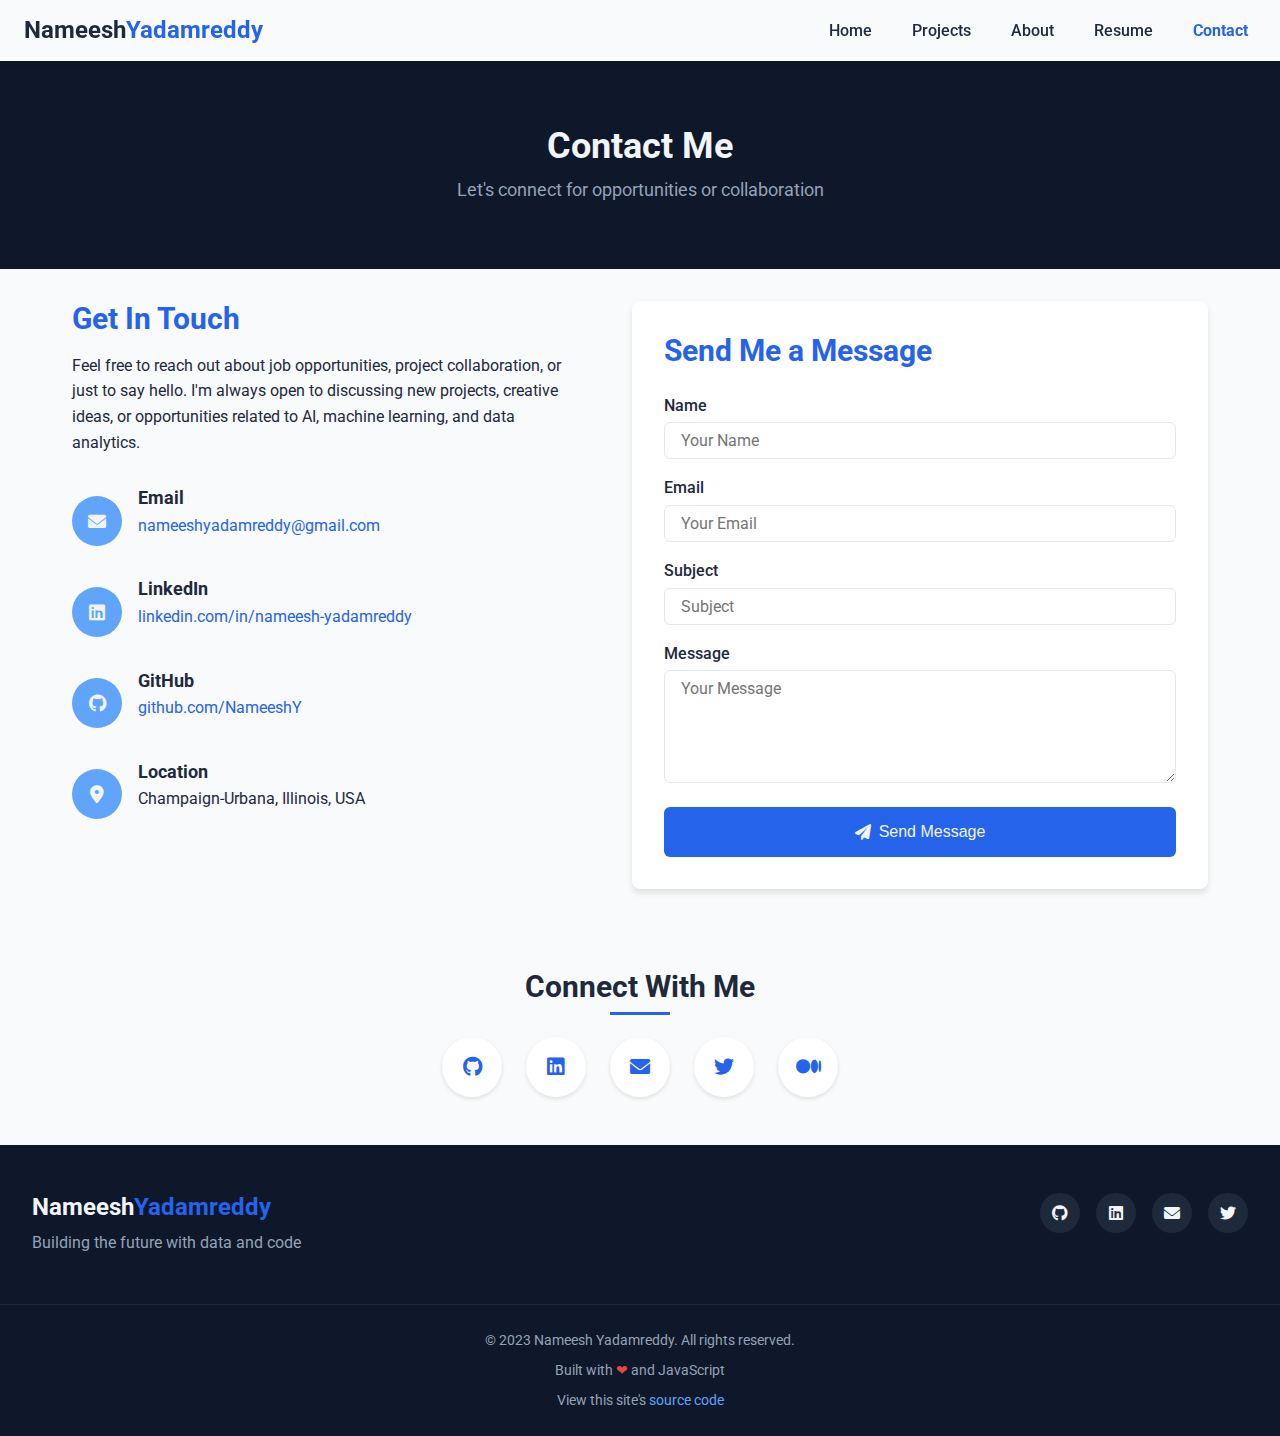
<file: pages/contact.html>
<!DOCTYPE html>
<html lang="en">
<head>
    <meta charset="UTF-8">
    <meta name="viewport" content="width=device-width, initial-scale=1.0">
    <title>Contact | Nameesh Yadamreddy</title>
    <link rel="stylesheet" href="https://cdnjs.cloudflare.com/ajax/libs/font-awesome/6.0.0-beta3/css/all.min.css">
    <link href="https://fonts.googleapis.com/css2?family=Roboto:wght@300;400;500;700&display=swap" rel="stylesheet">
    <link rel="stylesheet" href="../css/style.css">
    <link rel="stylesheet" href="../css/responsive.css">
</head>
<body>
    <header>
        <div class="logo">
            <h1>Nameesh<span class="highlight">Yadamreddy</span></h1>
        </div>
        <nav id="desktop-nav">
            <ul>
                <li><a href="../index.html">Home</a></li>
                <li><a href="projects.html">Projects</a></li>
                <li><a href="about.html">About</a></li>
                <li><a href="resume.html">Resume</a></li>
                <li><a href="contact.html" class="active">Contact</a></li>
            </ul>
        </nav>
        <div class="hamburger" id="hamburger">
            <div class="bar"></div>
            <div class="bar"></div>
            <div class="bar"></div>
        </div>
        <nav id="mobile-nav">
            <ul>
                <li><a href="../index.html">Home</a></li>
                <li><a href="projects.html">Projects</a></li>
                <li><a href="about.html">About</a></li>
                <li><a href="resume.html">Resume</a></li>
                <li><a href="contact.html" class="active">Contact</a></li>
            </ul>
        </nav>
    </header>

    <main>
        <section class="page-header">
            <h1>Contact Me</h1>
            <p>Let's connect for opportunities or collaboration</p>
        </section>

        <section class="contact-container">
            <div class="contact-info">
                <div class="contact-intro">
                    <h2>Get In Touch</h2>
                    <p>Feel free to reach out about job opportunities, project collaboration, or just to say hello. I'm always open to discussing new projects, creative ideas, or opportunities related to AI, machine learning, and data analytics.</p>
                </div>
                <div class="contact-methods">
                    <div class="contact-method">
                        <div class="contact-icon">
                            <i class="fas fa-envelope"></i>
                        </div>
                        <div class="contact-details">
                            <h3>Email</h3>
                            <p><a href="mailto:nameeshyadamreddy@gmail.com">nameeshyadamreddy@gmail.com</a></p>
                        </div>
                    </div>
                    <div class="contact-method">
                        <div class="contact-icon">
                            <i class="fab fa-linkedin"></i>
                        </div>
                        <div class="contact-details">
                            <h3>LinkedIn</h3>
                            <p><a href="https://linkedin.com/in/nameesh-yadamreddy" target="_blank">linkedin.com/in/nameesh-yadamreddy</a></p>
                        </div>
                    </div>
                    <div class="contact-method">
                        <div class="contact-icon">
                            <i class="fab fa-github"></i>
                        </div>
                        <div class="contact-details">
                            <h3>GitHub</h3>
                            <p><a href="https://github.com/NameeshY" target="_blank">github.com/NameeshY</a></p>
                        </div>
                    </div>
                    <div class="contact-method">
                        <div class="contact-icon">
                            <i class="fas fa-map-marker-alt"></i>
                        </div>
                        <div class="contact-details">
                            <h3>Location</h3>
                            <p>Champaign-Urbana, Illinois, USA</p>
                        </div>
                    </div>
                </div>
            </div>

            <div class="contact-form-container">
                <h2>Send Me a Message</h2>
                <form id="contact-form" class="contact-form">
                    <div class="form-group">
                        <label for="name">Name</label>
                        <input type="text" id="name" name="name" placeholder="Your Name" required>
                    </div>
                    <div class="form-group">
                        <label for="email">Email</label>
                        <input type="email" id="email" name="email" placeholder="Your Email" required>
                    </div>
                    <div class="form-group">
                        <label for="subject">Subject</label>
                        <input type="text" id="subject" name="subject" placeholder="Subject" required>
                    </div>
                    <div class="form-group">
                        <label for="message">Message</label>
                        <textarea id="message" name="message" rows="5" placeholder="Your Message" required></textarea>
                    </div>
                    <button type="submit" class="btn primary-btn submit-btn">
                        <i class="fas fa-paper-plane"></i> Send Message
                    </button>
                </form>
                <div id="form-status" class="form-status hidden">
                    <div class="success-message">
                        <i class="fas fa-check-circle"></i>
                        <p>Thank you! Your message has been sent successfully.</p>
                    </div>
                    <div class="error-message">
                        <i class="fas fa-exclamation-circle"></i>
                        <p>Oops! Something went wrong. Please try again later.</p>
                    </div>
                </div>
            </div>
        </section>

        <section class="social-media-section">
            <h2>Connect With Me</h2>
            <div class="social-media-icons">
                <a href="https://github.com/NameeshY" target="_blank" class="social-icon">
                    <i class="fab fa-github"></i>
                </a>
                <a href="https://linkedin.com/in/nameesh-yadamreddy" target="_blank" class="social-icon">
                    <i class="fab fa-linkedin"></i>
                </a>
                <a href="mailto:nameeshyadamreddy@gmail.com" class="social-icon">
                    <i class="fas fa-envelope"></i>
                </a>
                <a href="https://twitter.com/nameeshyadamreddy" target="_blank" class="social-icon">
                    <i class="fab fa-twitter"></i>
                </a>
                <a href="https://medium.com/@nameeshyadamreddy" target="_blank" class="social-icon">
                    <i class="fab fa-medium"></i>
                </a>
            </div>
        </section>
    </main>

    <footer>
        <div class="footer-content">
            <div class="footer-left">
                <h3>Nameesh<span class="highlight">Yadamreddy</span></h3>
                <p>Building the future with data and code</p>
            </div>
            <div class="footer-right">
                <div class="social-links">
                    <a href="https://github.com/NameeshY" aria-label="GitHub"><i class="fab fa-github"></i></a>
                    <a href="https://linkedin.com/in/nameesh-yadamreddy" aria-label="LinkedIn"><i class="fab fa-linkedin"></i></a>
                    <a href="mailto:nameeshyadamreddy@gmail.com" aria-label="Email"><i class="fas fa-envelope"></i></a>
                    <a href="https://twitter.com/nameeshyadamreddy" aria-label="Twitter"><i class="fab fa-twitter"></i></a>
                </div>
            </div>
        </div>
        <div class="footer-bottom">
            <p>&copy; 2023 Nameesh Yadamreddy. All rights reserved.</p>
            <p>Built with <span class="heart">❤</span> and JavaScript</p>
            <p>View this site's <a href="https://github.com/NameeshY/portfolio-website" target="_blank">source code</a></p>
        </div>
    </footer>

    <script src="../js/main.js"></script>
    <script src="../js/contact.js"></script>
</body>
</html>
</file>
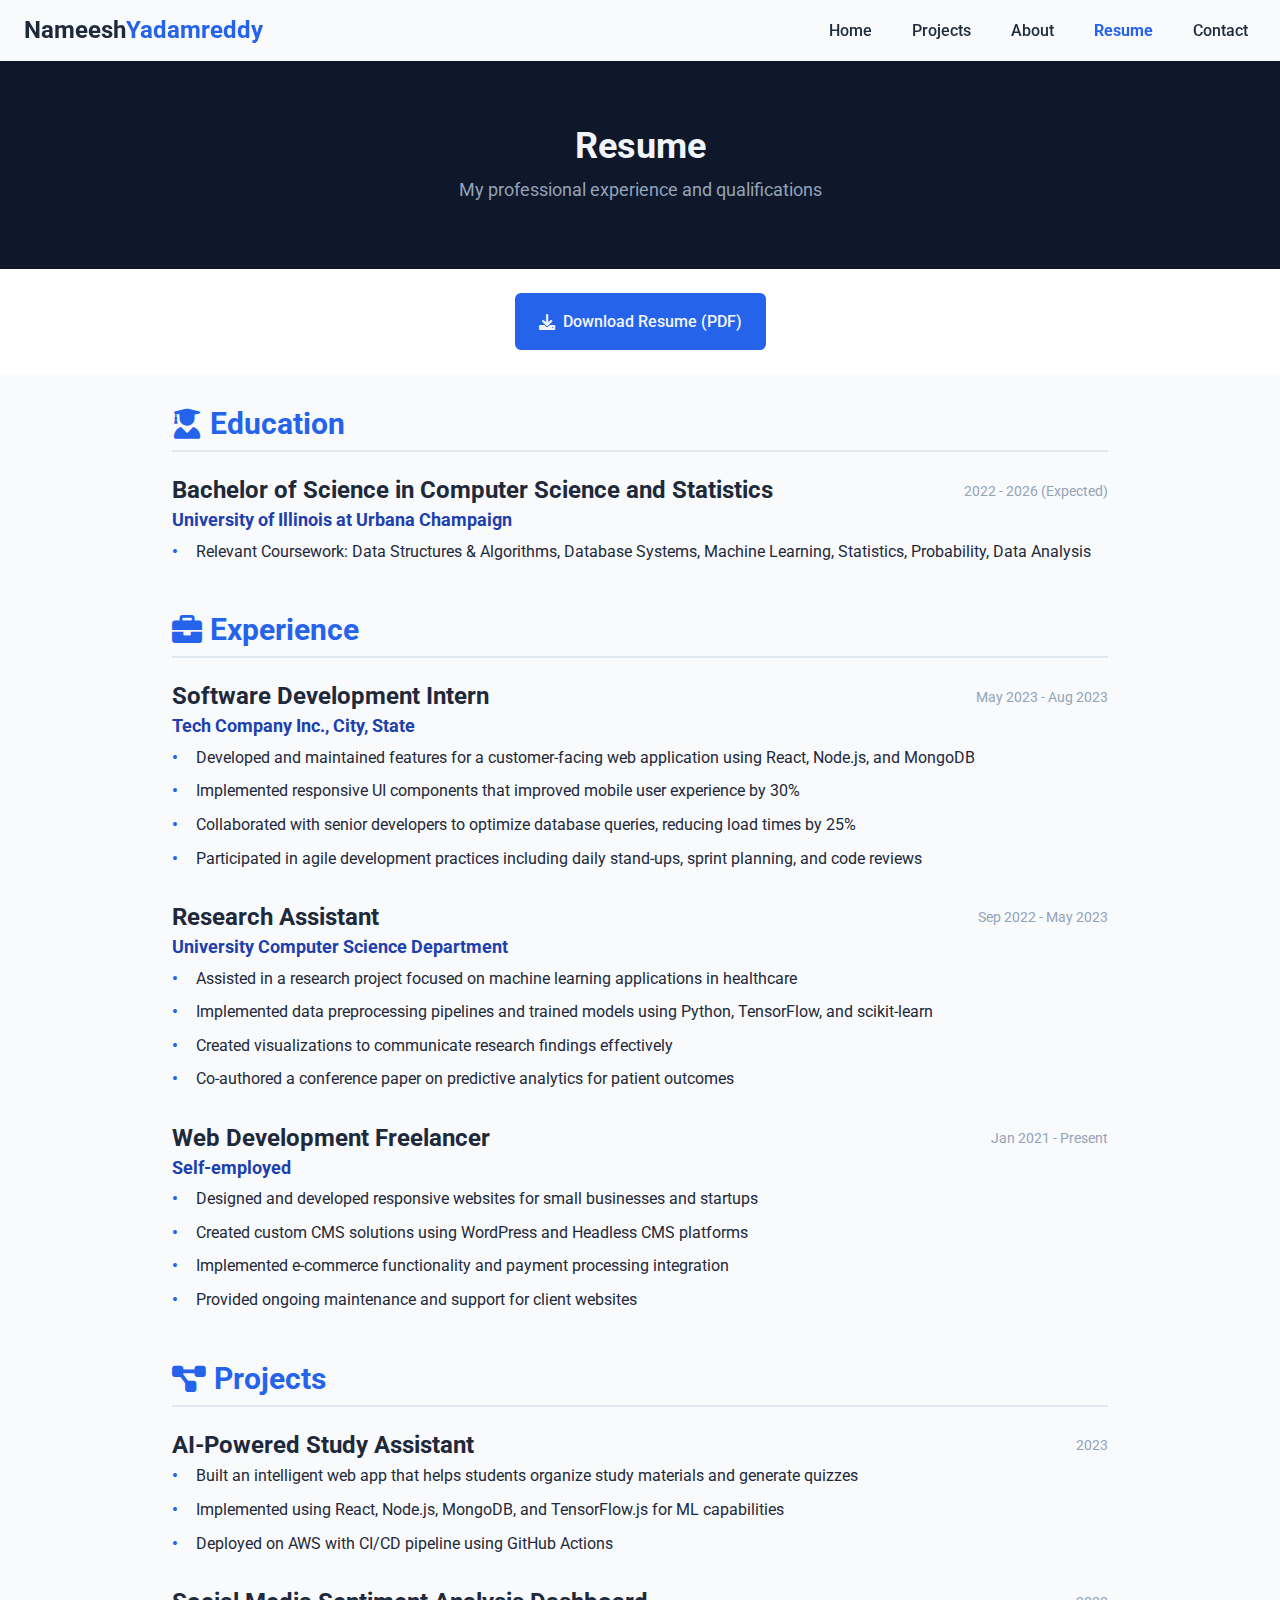
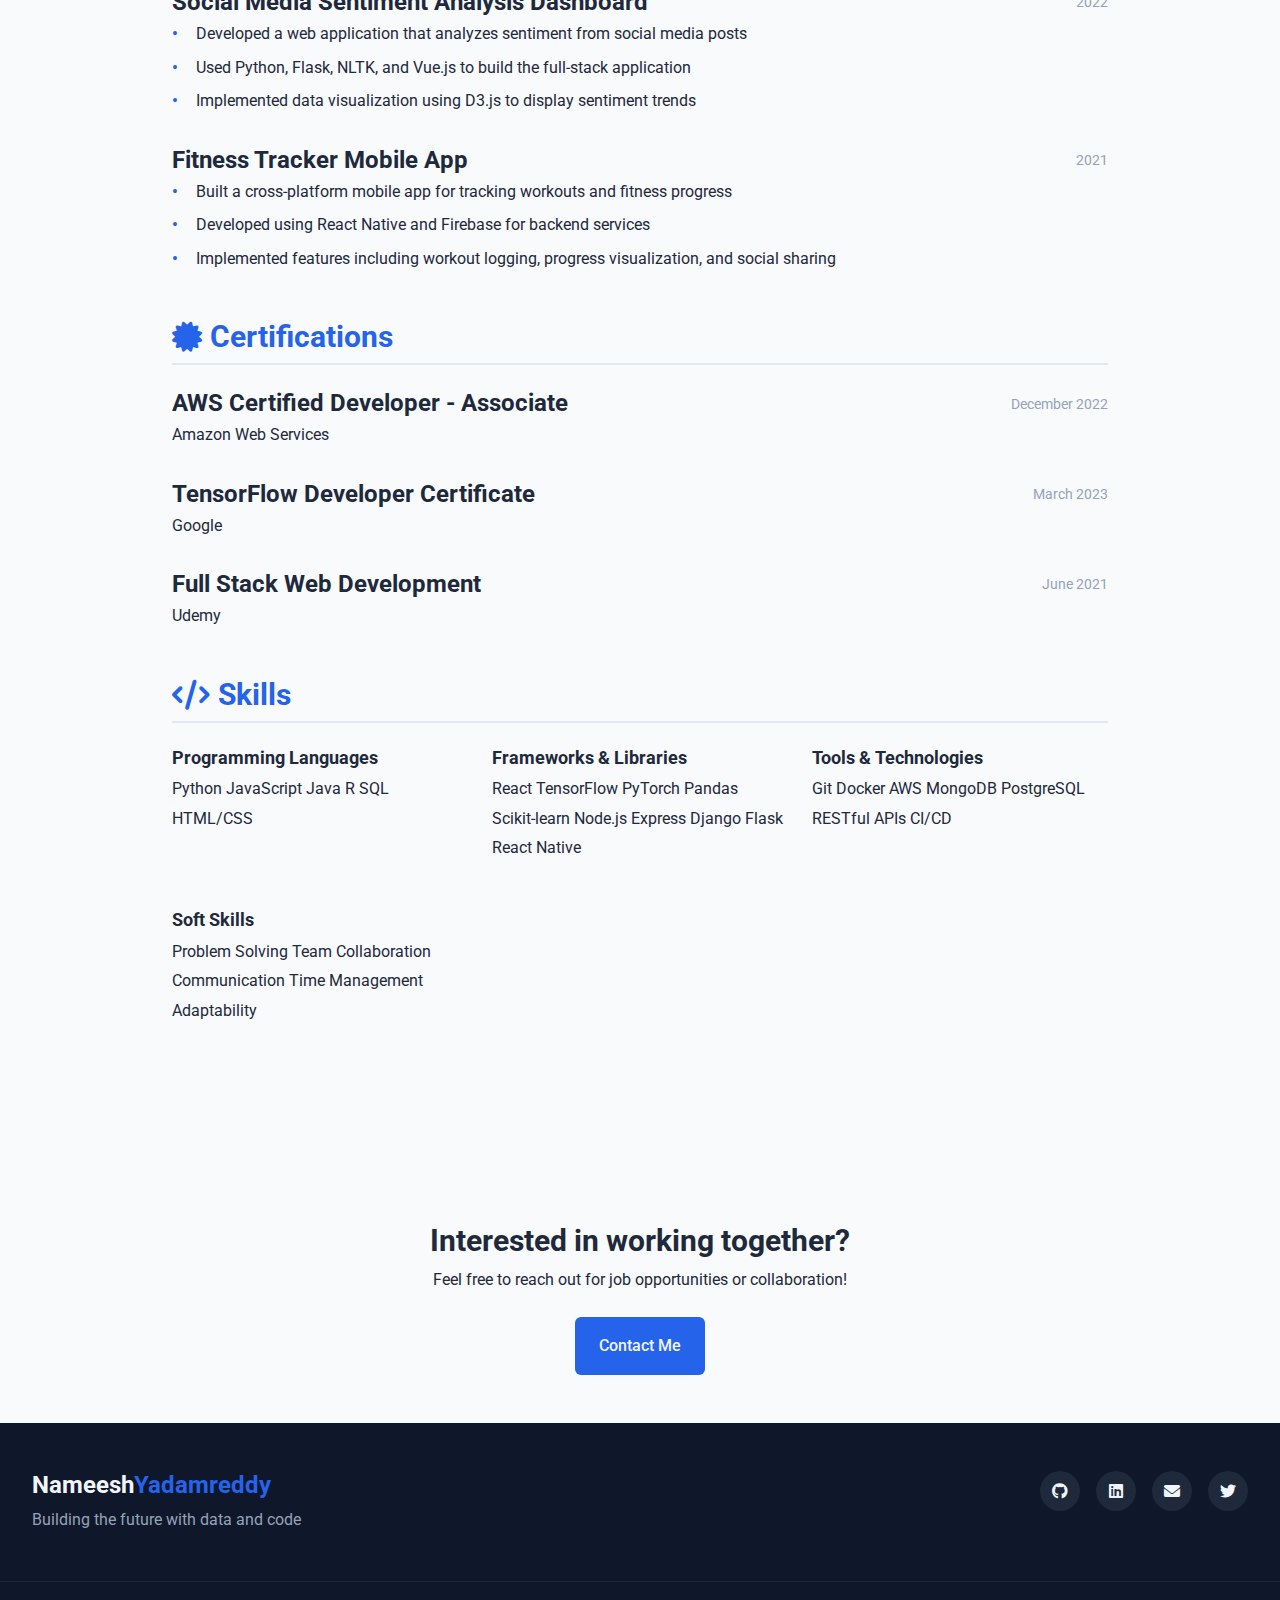
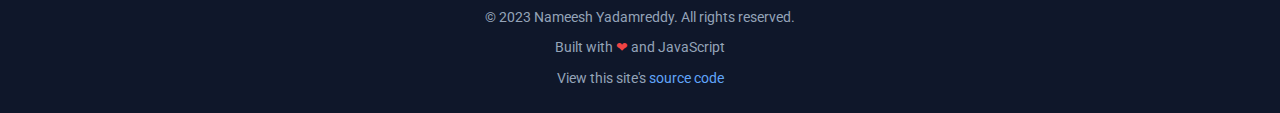
<file: pages/resume.html>
<!DOCTYPE html>
<html lang="en">
<head>
    <meta charset="UTF-8">
    <meta name="viewport" content="width=device-width, initial-scale=1.0">
    <title>Resume | Nameesh Yadamreddy</title>
    <link rel="stylesheet" href="https://cdnjs.cloudflare.com/ajax/libs/font-awesome/6.0.0-beta3/css/all.min.css">
    <link href="https://fonts.googleapis.com/css2?family=Roboto:wght@300;400;500;700&display=swap" rel="stylesheet">
    <link rel="stylesheet" href="../css/style.css">
    <link rel="stylesheet" href="../css/responsive.css">
</head>
<body>
    <header>
        <div class="logo">
            <h1>Nameesh<span class="highlight">Yadamreddy</span></h1>
        </div>
        <nav id="desktop-nav">
            <ul>
                <li><a href="../index.html">Home</a></li>
                <li><a href="projects.html">Projects</a></li>
                <li><a href="about.html">About</a></li>
                <li><a href="resume.html" class="active">Resume</a></li>
                <li><a href="contact.html">Contact</a></li>
            </ul>
        </nav>
        <div class="hamburger" id="hamburger">
            <div class="bar"></div>
            <div class="bar"></div>
            <div class="bar"></div>
        </div>
        <nav id="mobile-nav">
            <ul>
                <li><a href="../index.html">Home</a></li>
                <li><a href="projects.html">Projects</a></li>
                <li><a href="about.html">About</a></li>
                <li><a href="resume.html" class="active">Resume</a></li>
                <li><a href="contact.html">Contact</a></li>
            </ul>
        </nav>
    </header>

    <main>
        <section class="page-header">
            <h1>Resume</h1>
            <p>My professional experience and qualifications</p>
        </section>

        <section class="resume-actions">
            <a href="../assets/docs/resume.pdf" download class="btn primary-btn download-btn">
                <i class="fas fa-download"></i> Download Resume (PDF)
            </a>
        </section>

        <section class="resume-container">
            <div class="resume-section">
                <h2><i class="fas fa-user-graduate"></i> Education</h2>
                <div class="resume-item">
                    <div class="resume-item-header">
                        <h3>Bachelor of Science in Computer Science and Statistics</h3>
                        <span class="resume-date">2022 - 2026 (Expected)</span>
                    </div>
                    <h4>University of Illinois at Urbana Champaign</h4>
                    <ul class="resume-details">
                        <li>Relevant Coursework: Data Structures & Algorithms, Database Systems, Machine Learning, Statistics, Probability, Data Analysis</li>
                    </ul>
                </div>
            </div>

            <div class="resume-section">
                <h2><i class="fas fa-briefcase"></i> Experience</h2>
                <div class="resume-item">
                    <div class="resume-item-header">
                        <h3>Software Development Intern</h3>
                        <span class="resume-date">May 2023 - Aug 2023</span>
                    </div>
                    <h4>Tech Company Inc., City, State</h4>
                    <ul class="resume-details">
                        <li>Developed and maintained features for a customer-facing web application using React, Node.js, and MongoDB</li>
                        <li>Implemented responsive UI components that improved mobile user experience by 30%</li>
                        <li>Collaborated with senior developers to optimize database queries, reducing load times by 25%</li>
                        <li>Participated in agile development practices including daily stand-ups, sprint planning, and code reviews</li>
                    </ul>
                </div>

                <div class="resume-item">
                    <div class="resume-item-header">
                        <h3>Research Assistant</h3>
                        <span class="resume-date">Sep 2022 - May 2023</span>
                    </div>
                    <h4>University Computer Science Department</h4>
                    <ul class="resume-details">
                        <li>Assisted in a research project focused on machine learning applications in healthcare</li>
                        <li>Implemented data preprocessing pipelines and trained models using Python, TensorFlow, and scikit-learn</li>
                        <li>Created visualizations to communicate research findings effectively</li>
                        <li>Co-authored a conference paper on predictive analytics for patient outcomes</li>
                    </ul>
                </div>

                <div class="resume-item">
                    <div class="resume-item-header">
                        <h3>Web Development Freelancer</h3>
                        <span class="resume-date">Jan 2021 - Present</span>
                    </div>
                    <h4>Self-employed</h4>
                    <ul class="resume-details">
                        <li>Designed and developed responsive websites for small businesses and startups</li>
                        <li>Created custom CMS solutions using WordPress and Headless CMS platforms</li>
                        <li>Implemented e-commerce functionality and payment processing integration</li>
                        <li>Provided ongoing maintenance and support for client websites</li>
                    </ul>
                </div>
            </div>

            <div class="resume-section">
                <h2><i class="fas fa-project-diagram"></i> Projects</h2>
                <div class="resume-item">
                    <div class="resume-item-header">
                        <h3>AI-Powered Study Assistant</h3>
                        <span class="resume-date">2023</span>
                    </div>
                    <ul class="resume-details">
                        <li>Built an intelligent web app that helps students organize study materials and generate quizzes</li>
                        <li>Implemented using React, Node.js, MongoDB, and TensorFlow.js for ML capabilities</li>
                        <li>Deployed on AWS with CI/CD pipeline using GitHub Actions</li>
                    </ul>
                </div>

                <div class="resume-item">
                    <div class="resume-item-header">
                        <h3>Social Media Sentiment Analysis Dashboard</h3>
                        <span class="resume-date">2022</span>
                    </div>
                    <ul class="resume-details">
                        <li>Developed a web application that analyzes sentiment from social media posts</li>
                        <li>Used Python, Flask, NLTK, and Vue.js to build the full-stack application</li>
                        <li>Implemented data visualization using D3.js to display sentiment trends</li>
                    </ul>
                </div>

                <div class="resume-item">
                    <div class="resume-item-header">
                        <h3>Fitness Tracker Mobile App</h3>
                        <span class="resume-date">2021</span>
                    </div>
                    <ul class="resume-details">
                        <li>Built a cross-platform mobile app for tracking workouts and fitness progress</li>
                        <li>Developed using React Native and Firebase for backend services</li>
                        <li>Implemented features including workout logging, progress visualization, and social sharing</li>
                    </ul>
                </div>
            </div>

            <div class="resume-section">
                <h2><i class="fas fa-certificate"></i> Certifications</h2>
                <div class="resume-item">
                    <div class="resume-item-header">
                        <h3>AWS Certified Developer - Associate</h3>
                        <span class="resume-date">December 2022</span>
                    </div>
                    <p>Amazon Web Services</p>
                </div>
                <div class="resume-item">
                    <div class="resume-item-header">
                        <h3>TensorFlow Developer Certificate</h3>
                        <span class="resume-date">March 2023</span>
                    </div>
                    <p>Google</p>
                </div>
                <div class="resume-item">
                    <div class="resume-item-header">
                        <h3>Full Stack Web Development</h3>
                        <span class="resume-date">June 2021</span>
                    </div>
                    <p>Udemy</p>
                </div>
            </div>

            <div class="resume-section">
                <h2><i class="fas fa-code"></i> Skills</h2>
                <div class="resume-skills">
                    <div class="resume-skill-category">
                        <h3>Programming Languages</h3>
                        <div class="skill-tags">
                            <span class="skill-tag">Python</span>
                            <span class="skill-tag">JavaScript</span>
                            <span class="skill-tag">Java</span>
                            <span class="skill-tag">R</span>
                            <span class="skill-tag">SQL</span>
                            <span class="skill-tag">HTML/CSS</span>
                        </div>
                    </div>
                    <div class="resume-skill-category">
                        <h3>Frameworks & Libraries</h3>
                        <div class="skill-tags">
                            <span class="skill-tag">React</span>
                            <span class="skill-tag">TensorFlow</span>
                            <span class="skill-tag">PyTorch</span>
                            <span class="skill-tag">Pandas</span>
                            <span class="skill-tag">Scikit-learn</span>
                            <span class="skill-tag">Node.js</span>
                            <span class="skill-tag">Express</span>
                            <span class="skill-tag">Django</span>
                            <span class="skill-tag">Flask</span>
                            <span class="skill-tag">React Native</span>
                        </div>
                    </div>
                    <div class="resume-skill-category">
                        <h3>Tools & Technologies</h3>
                        <div class="skill-tags">
                            <span class="skill-tag">Git</span>
                            <span class="skill-tag">Docker</span>
                            <span class="skill-tag">AWS</span>
                            <span class="skill-tag">MongoDB</span>
                            <span class="skill-tag">PostgreSQL</span>
                            <span class="skill-tag">RESTful APIs</span>
                            <span class="skill-tag">CI/CD</span>
                        </div>
                    </div>
                    <div class="resume-skill-category">
                        <h3>Soft Skills</h3>
                        <div class="skill-tags">
                            <span class="skill-tag">Problem Solving</span>
                            <span class="skill-tag">Team Collaboration</span>
                            <span class="skill-tag">Communication</span>
                            <span class="skill-tag">Time Management</span>
                            <span class="skill-tag">Adaptability</span>
                        </div>
                    </div>
                </div>
            </div>
        </section>

        <section class="call-to-action">
            <h2>Interested in working together?</h2>
            <p>Feel free to reach out for job opportunities or collaboration!</p>
            <a href="contact.html" class="btn primary-btn">Contact Me</a>
        </section>
    </main>

    <footer>
        <div class="footer-content">
            <div class="footer-left">
                <h3>Nameesh<span class="highlight">Yadamreddy</span></h3>
                <p>Building the future with data and code</p>
            </div>
            <div class="footer-right">
                <div class="social-links">
                    <a href="https://github.com/NameeshY" aria-label="GitHub"><i class="fab fa-github"></i></a>
                    <a href="https://linkedin.com/in/nameesh-yadamreddy" aria-label="LinkedIn"><i class="fab fa-linkedin"></i></a>
                    <a href="mailto:nameeshyadamreddy@gmail.com" aria-label="Email"><i class="fas fa-envelope"></i></a>
                    <a href="https://twitter.com/nameeshyadamreddy" aria-label="Twitter"><i class="fab fa-twitter"></i></a>
                </div>
            </div>
        </div>
        <div class="footer-bottom">
            <p>&copy; 2023 Nameesh Yadamreddy. All rights reserved.</p>
            <p>Built with <span class="heart">❤</span> and JavaScript</p>
            <p>View this site's <a href="https://github.com/NameeshY/portfolio-website" target="_blank">source code</a></p>
        </div>
    </footer>

    <script src="../js/main.js"></script>
</body>
</html>
</file>
<file: css/style.css>
/* 
 * CS Student Portfolio - Main Stylesheet
 * Modern, clean design with a tech-inspired color scheme
 */

/* ===== Variables ===== */
:root {
    /* Color Scheme */
    --primary-color: #2563eb; /* Strong blue */
    --primary-light: #60a5fa; /* Lighter blue */
    --primary-dark: #1e40af; /* Darker blue */
    --secondary-color: #10b981; /* Green */
    --dark-bg: #0f172a; /* Very dark blue/almost black for dark mode */
    --dark-surface: #1e293b; /* Slightly lighter than bg for cards */
    --light-bg: #f8fafc; /* Very light blue/gray */
    --light-surface: #ffffff; /* White */
    --text-dark: #1e293b; /* Dark blue/gray */
    --text-light: #f1f5f9; /* Very light blue/gray */
    --text-muted: #94a3b8; /* Muted blue/gray */
    --border-color: #e2e8f0; /* Light gray */
    --shadow-color: rgba(0, 0, 0, 0.1);
    --error-color: #ef4444; /* Red */
    --success-color: #22c55e; /* Green */
    
    /* Typography */
    --font-family: 'Roboto', -apple-system, BlinkMacSystemFont, 'Segoe UI', Oxygen, Ubuntu, Cantarell, 'Open Sans', sans-serif;
    --font-size-base: 16px;
    --font-size-sm: 0.875rem;
    --font-size-md: 1rem;
    --font-size-lg: 1.125rem;
    --font-size-xl: 1.25rem;
    --font-size-2xl: 1.5rem;
    --font-size-3xl: 1.875rem;
    --font-size-4xl: 2.25rem;
    --font-weight-light: 300;
    --font-weight-normal: 400;
    --font-weight-medium: 500;
    --font-weight-bold: 700;
    
    /* Spacing */
    --spacing-xs: 0.25rem;
    --spacing-sm: 0.5rem;
    --spacing-md: 1rem;
    --spacing-lg: 1.5rem;
    --spacing-xl: 2rem;
    --spacing-2xl: 3rem;
    --spacing-3xl: 4rem;
    
    /* Border Radius */
    --border-radius-sm: 0.25rem;
    --border-radius-md: 0.375rem;
    --border-radius-lg: 0.5rem;
    --border-radius-xl: 0.75rem;
    --border-radius-full: 9999px;
    
    /* Transitions */
    --transition-fast: 150ms ease;
    --transition-normal: 300ms ease;
    --transition-slow: 500ms ease;
    
    /* Z-index */
    --z-header: 100;
    --z-modal: 200;
}

/* ===== Base Styles ===== */
* {
    margin: 0;
    padding: 0;
    box-sizing: border-box;
}

html {
    font-size: var(--font-size-base);
    scroll-behavior: smooth;
}

body {
    font-family: var(--font-family);
    line-height: 1.6;
    color: var(--text-dark);
    background-color: var(--light-bg);
    overflow-x: hidden;
}

a {
    text-decoration: none;
    color: var(--primary-color);
    transition: color var(--transition-fast);
}

a:hover {
    color: var(--primary-dark);
}

ul {
    list-style: none;
}

img {
    max-width: 100%;
    height: auto;
    display: block;
}

h1, h2, h3, h4, h5, h6 {
    margin-bottom: var(--spacing-md);
    font-weight: var(--font-weight-bold);
    line-height: 1.2;
}

h1 {
    font-size: var(--font-size-4xl);
}

h2 {
    font-size: var(--font-size-3xl);
}

h3 {
    font-size: var(--font-size-2xl);
}

h4 {
    font-size: var(--font-size-xl);
}

p {
    margin-bottom: var(--spacing-md);
}

section {
    padding: var(--spacing-2xl) 0;
}

.highlight {
    color: var(--primary-color);
}

.name-highlight {
    color: var(--secondary-color);
    font-weight: var(--font-weight-bold);
}

.btn {
    display: inline-flex;
    align-items: center;
    justify-content: center;
    padding: var(--spacing-md) var(--spacing-lg);
    border-radius: var(--border-radius-md);
    font-weight: var(--font-weight-medium);
    text-align: center;
    cursor: pointer;
    transition: all var(--transition-fast);
    border: none;
    outline: none;
    font-size: var(--font-size-md);
}

.primary-btn {
    background-color: var(--primary-color);
    color: var(--text-light);
}

.primary-btn:hover {
    background-color: var(--primary-dark);
    color: var(--text-light);
    transform: translateY(-2px);
    box-shadow: 0 4px 6px var(--shadow-color);
}

.secondary-btn {
    background-color: transparent;
    color: var(--primary-color);
    border: 2px solid var(--primary-color);
}

.secondary-btn:hover {
    background-color: var(--primary-color);
    color: var(--text-light);
    transform: translateY(-2px);
    box-shadow: 0 4px 6px var(--shadow-color);
}

.small-btn {
    padding: var(--spacing-sm) var(--spacing-md);
    font-size: var(--font-size-sm);
}

.container {
    width: 90%;
    max-width: 1200px;
    margin: 0 auto;
    padding: 0 var(--spacing-md);
}

.heart {
    color: var(--error-color);
}

.hidden {
    display: none;
}

/* ===== Header & Navigation ===== */
header {
    position: sticky;
    top: 0;
    z-index: var(--z-header);
    background-color: var(--light-bg);
    box-shadow: 0 2px 10px rgba(0, 0, 0, 0.05);
    padding: var(--spacing-md) var(--spacing-lg);
    display: flex;
    align-items: center;
    justify-content: space-between;
}

.logo h1 {
    font-size: var(--font-size-2xl);
    margin-bottom: 0;
}

#desktop-nav ul {
    display: flex;
    gap: var(--spacing-lg);
}

#desktop-nav a {
    color: var(--text-dark);
    font-weight: var(--font-weight-medium);
    padding: var(--spacing-xs) var(--spacing-sm);
    border-radius: var(--border-radius-sm);
    transition: all var(--transition-fast);
}

#desktop-nav a:hover {
    color: var(--primary-color);
}

#desktop-nav a.active {
    color: var(--primary-color);
    font-weight: var(--font-weight-bold);
}

.hamburger {
    display: none;
    cursor: pointer;
    flex-direction: column;
    justify-content: space-between;
    width: 30px;
    height: 21px;
}

.bar {
    height: 3px;
    width: 100%;
    background-color: var(--text-dark);
    border-radius: var(--border-radius-full);
    transition: all var(--transition-fast);
}

#mobile-nav {
    display: none;
    position: absolute;
    top: 100%;
    left: 0;
    right: 0;
    background-color: var(--light-bg);
    box-shadow: 0 4px 6px var(--shadow-color);
    padding: var(--spacing-md);
    transition: transform var(--transition-normal);
    transform: translateY(-100%);
}

#mobile-nav.active {
    transform: translateY(0);
}

#mobile-nav ul {
    display: flex;
    flex-direction: column;
    gap: var(--spacing-md);
}

#mobile-nav a {
    display: block;
    padding: var(--spacing-sm);
    color: var(--text-dark);
    font-weight: var(--font-weight-medium);
    border-radius: var(--border-radius-sm);
    transition: all var(--transition-fast);
}

#mobile-nav a:hover {
    color: var(--primary-color);
    background-color: var(--border-color);
}

#mobile-nav a.active {
    color: var(--primary-color);
    font-weight: var(--font-weight-bold);
}

/* ===== Footer ===== */
footer {
    background-color: var(--dark-bg);
    color: var(--text-light);
    padding: var(--spacing-2xl) 0 var(--spacing-md);
}

.footer-content {
    display: flex;
    justify-content: space-between;
    align-items: flex-start;
    padding: 0 var(--spacing-xl);
    margin-bottom: var(--spacing-xl);
}

.footer-left h3 {
    font-size: var(--font-size-2xl);
    margin-bottom: var(--spacing-sm);
}

.footer-left p {
    color: var(--text-muted);
}

.social-links {
    display: flex;
    gap: var(--spacing-md);
}

.social-links a {
    display: inline-flex;
    align-items: center;
    justify-content: center;
    width: 40px;
    height: 40px;
    border-radius: var(--border-radius-full);
    color: var(--text-light);
    background-color: var(--dark-surface);
    transition: all var(--transition-fast);
}

.social-links a:hover {
    transform: translateY(-3px);
    background-color: var(--primary-color);
    color: var(--text-light);
}

.footer-bottom {
    text-align: center;
    padding-top: var(--spacing-lg);
    border-top: 1px solid var(--dark-surface);
    font-size: var(--font-size-sm);
    color: var(--text-muted);
}

.footer-bottom p {
    margin-bottom: var(--spacing-sm);
}

.footer-bottom a {
    color: var(--primary-light);
}

.footer-bottom a:hover {
    color: var(--text-light);
}

/* ===== Home Page ===== */
.hero {
    padding: var(--spacing-3xl) 0;
    background-color: var(--light-bg);
}

.hero-content {
    display: flex;
    align-items: center;
    justify-content: space-between;
    max-width: 1200px;
    margin: 0 auto;
    padding: 0 var(--spacing-xl);
    gap: var(--spacing-2xl);
}

.hero-text {
    flex: 1;
}

.hero-text h1 {
    font-size: var(--font-size-4xl);
    margin-bottom: var(--spacing-sm);
}

.hero-text h2 {
    font-size: var(--font-size-xl);
    font-weight: var(--font-weight-normal);
    color: var(--text-muted);
    margin-bottom: var(--spacing-md);
}

.tagline {
    font-size: var(--font-size-lg);
    font-weight: var(--font-weight-medium);
    margin-bottom: var(--spacing-lg);
}

.hero-buttons {
    display: flex;
    gap: var(--spacing-md);
}

.hero-image {
    flex: 1;
    display: flex;
    justify-content: center;
}

.profile-img-container {
    width: 300px;
    height: 300px;
    border-radius: var(--border-radius-full);
    overflow: hidden;
    box-shadow: 0 10px 25px rgba(0, 0, 0, 0.1);
    border: 5px solid var(--light-surface);
}

.profile-img {
    width: 100%;
    height: 100%;
    object-fit: cover;
}

.featured-project {
    padding: var(--spacing-2xl) var(--spacing-xl);
    background-color: var(--light-surface);
}

.featured-project h2 {
    text-align: center;
    margin-bottom: var(--spacing-xl);
    position: relative;
}

.featured-project h2:after {
    content: '';
    position: absolute;
    bottom: -10px;
    left: 50%;
    transform: translateX(-50%);
    width: 60px;
    height: 3px;
    background-color: var(--primary-color);
}

.project-card {
    display: flex;
    background-color: var(--light-surface);
    border-radius: var(--border-radius-lg);
    overflow: hidden;
    box-shadow: 0 4px 6px var(--shadow-color);
    margin-bottom: var(--spacing-lg);
    transition: transform var(--transition-normal), box-shadow var(--transition-normal);
}

.project-card:hover {
    transform: translateY(-5px);
    box-shadow: 0 10px 15px var(--shadow-color);
}

.project-card.featured {
    max-width: 1000px;
    margin: 0 auto;
}

.project-image {
    flex: 1;
    min-height: 250px;
    position: relative;
    overflow: hidden;
}

.project-image img {
    width: 100%;
    height: 100%;
    object-fit: cover;
    transition: transform var(--transition-slow);
}

.project-card:hover .project-image img {
    transform: scale(1.05);
}

.project-info {
    flex: 1;
    padding: var(--spacing-lg);
    display: flex;
    flex-direction: column;
}

.project-info h3 {
    color: var(--text-dark);
    margin-bottom: var(--spacing-sm);
}

.tech-stack {
    display: flex;
    flex-wrap: wrap;
    gap: var(--spacing-xs);
    margin: var(--spacing-md) 0;
}

.tech-tag {
    display: inline-block;
    padding: var(--spacing-xs) var(--spacing-sm);
    background-color: var(--primary-light);
    color: var(--text-light);
    border-radius: var(--border-radius-full);
    font-size: var(--font-size-sm);
    font-weight: var(--font-weight-medium);
}

.project-links {
    margin-top: auto;
    display: flex;
    gap: var(--spacing-sm);
}

.skills-overview {
    padding: var(--spacing-2xl) var(--spacing-xl);
    background-color: var(--light-bg);
}

.skills-overview h2 {
    text-align: center;
    margin-bottom: var(--spacing-xl);
    position: relative;
}

.skills-overview h2:after {
    content: '';
    position: absolute;
    bottom: -10px;
    left: 50%;
    transform: translateX(-50%);
    width: 60px;
    height: 3px;
    background-color: var(--primary-color);
}

.skills-container {
    display: flex;
    justify-content: space-between;
    gap: var(--spacing-lg);
    max-width: 1000px;
    margin: 0 auto;
}

.skill-category {
    flex: 1;
    background-color: var(--light-surface);
    padding: var(--spacing-lg);
    border-radius: var(--border-radius-lg);
    box-shadow: 0 2px 4px var(--shadow-color);
}

.skill-category h3 {
    margin-bottom: var(--spacing-md);
    color: var(--primary-color);
    font-size: var(--font-size-lg);
}

.skills-list {
    display: flex;
    flex-wrap: wrap;
    gap: var(--spacing-xs);
}

.skill-item {
    display: inline-block;
    padding: var(--spacing-xs) var(--spacing-sm);
    background-color: var(--light-bg);
    color: var(--text-dark);
    border-radius: var(--border-radius-sm);
    font-size: var(--font-size-sm);
    margin-bottom: var(--spacing-xs);
}

.quick-links {
    padding: var(--spacing-2xl) var(--spacing-xl);
    background-color: var(--light-surface);
}

.quick-link-container {
    display: grid;
    grid-template-columns: repeat(auto-fit, minmax(220px, 1fr));
    gap: var(--spacing-lg);
    max-width: 1000px;
    margin: 0 auto;
}

.quick-link {
    display: flex;
    flex-direction: column;
    align-items: center;
    text-align: center;
    padding: var(--spacing-lg);
    background-color: var(--light-bg);
    border-radius: var(--border-radius-lg);
    color: var(--text-dark);
    transition: all var(--transition-normal);
    box-shadow: 0 2px 4px var(--shadow-color);
}

.quick-link:hover {
    transform: translateY(-5px);
    box-shadow: 0 8px 15px var(--shadow-color);
    color: var(--text-dark);
}

.quick-link i {
    font-size: 2rem;
    margin-bottom: var(--spacing-md);
    color: var(--primary-color);
}

.quick-link h3 {
    font-size: var(--font-size-lg);
    margin-bottom: var(--spacing-sm);
}

.quick-link p {
    color: var(--text-muted);
    font-size: var(--font-size-sm);
    margin-bottom: 0;
}

/* ===== Projects Page ===== */
.page-header {
    background-color: var(--dark-bg);
    color: var(--text-light);
    padding: var(--spacing-3xl) var(--spacing-xl);
    text-align: center;
}

.page-header h1 {
    font-size: var(--font-size-4xl);
    margin-bottom: var(--spacing-sm);
}

.page-header p {
    font-size: var(--font-size-lg);
    color: var(--text-muted);
    max-width: 600px;
    margin: 0 auto;
}

.project-filters {
    padding: var(--spacing-lg) var(--spacing-xl);
    background-color: var(--light-surface);
}

.filter-container {
    display: flex;
    justify-content: center;
    gap: var(--spacing-sm);
    flex-wrap: wrap;
    max-width: 1000px;
    margin: 0 auto;
}

.filter-btn {
    padding: var(--spacing-sm) var(--spacing-md);
    background-color: var(--light-bg);
    border: none;
    border-radius: var(--border-radius-md);
    cursor: pointer;
    font-weight: var(--font-weight-medium);
    transition: all var(--transition-fast);
}

.filter-btn:hover {
    background-color: var(--border-color);
}

.filter-btn.active {
    background-color: var(--primary-color);
    color: var(--text-light);
}

.projects-grid {
    padding: var(--spacing-xl);
    display: grid;
    grid-template-columns: repeat(auto-fit, minmax(300px, 1fr));
    gap: var(--spacing-xl);
    max-width: 1200px;
    margin: 0 auto;
}

.projects-grid .project-card {
    flex-direction: column;
    height: 100%;
}

.projects-grid .project-image {
    height: 200px;
}

/* ===== About Page ===== */
.about-container {
    display: flex;
    gap: var(--spacing-xl);
    max-width: 1200px;
    margin: 0 auto;
    padding: var(--spacing-xl);
}

.about-image {
    flex: 1;
    display: flex;
    justify-content: center;
    align-items: flex-start;
}

.profile-img-large {
    width: 300px;
    height: 300px;
    object-fit: cover;
    border-radius: var(--border-radius-lg);
    box-shadow: 0 10px 25px var(--shadow-color);
}

.about-content {
    flex: 2;
}

.about-bio {
    margin-bottom: var(--spacing-xl);
}

.about-bio h2 {
    color: var(--primary-color);
    margin-bottom: var(--spacing-md);
}

.about-education h2 {
    color: var(--primary-color);
    margin-bottom: var(--spacing-md);
}

.education-item {
    margin-bottom: var(--spacing-lg);
}

.edu-place {
    color: var(--text-dark);
    font-weight: var(--font-weight-medium);
}

.edu-date {
    color: var(--text-muted);
    margin-bottom: var(--spacing-sm);
}

.skills-section {
    background-color: var(--light-bg);
    padding: var(--spacing-2xl) var(--spacing-xl);
}

.skills-section h2 {
    text-align: center;
    margin-bottom: var(--spacing-xl);
    position: relative;
}

.skills-section h2:after {
    content: '';
    position: absolute;
    bottom: -10px;
    left: 50%;
    transform: translateX(-50%);
    width: 60px;
    height: 3px;
    background-color: var(--primary-color);
}

.skills-categories {
    display: grid;
    grid-template-columns: repeat(auto-fit, minmax(300px, 1fr));
    gap: var(--spacing-xl);
    max-width: 1200px;
    margin: 0 auto;
}

.skill-category h3 {
    display: flex;
    align-items: center;
    gap: var(--spacing-sm);
    color: var(--primary-color);
}

.skill-bar-container {
    margin-bottom: var(--spacing-md);
}

.skill-info {
    display: flex;
    justify-content: space-between;
    margin-bottom: var(--spacing-xs);
}

.skill-bar {
    height: 8px;
    background-color: var(--border-color);
    border-radius: var(--border-radius-full);
    overflow: hidden;
}

.skill-progress {
    height: 100%;
    background-color: var(--primary-color);
    border-radius: var(--border-radius-full);
}

.interests-section {
    padding: var(--spacing-2xl) var(--spacing-xl);
}

.interests-section h2 {
    text-align: center;
    margin-bottom: var(--spacing-xl);
    position: relative;
}

.interests-section h2:after {
    content: '';
    position: absolute;
    bottom: -10px;
    left: 50%;
    transform: translateX(-50%);
    width: 60px;
    height: 3px;
    background-color: var(--primary-color);
}

.interests-container {
    display: grid;
    grid-template-columns: repeat(auto-fit, minmax(220px, 1fr));
    gap: var(--spacing-lg);
    max-width: 1000px;
    margin: 0 auto;
}

.interest-card {
    text-align: center;
    padding: var(--spacing-lg);
    background-color: var(--light-surface);
    border-radius: var(--border-radius-lg);
    box-shadow: 0 2px 4px var(--shadow-color);
    transition: transform var(--transition-normal);
}

.interest-card:hover {
    transform: translateY(-5px);
    box-shadow: 0 8px 15px var(--shadow-color);
}

.interest-card i {
    font-size: 2rem;
    color: var(--primary-color);
    margin-bottom: var(--spacing-md);
}

.interest-card h3 {
    margin-bottom: var(--spacing-sm);
}

.interest-card p {
    color: var(--text-muted);
    font-size: var(--font-size-sm);
    margin-bottom: 0;
}

.achievements-section {
    background-color: var(--light-bg);
    padding: var(--spacing-2xl) var(--spacing-xl);
}

.achievements-section h2 {
    text-align: center;
    margin-bottom: var(--spacing-xl);
    position: relative;
}

.achievements-section h2:after {
    content: '';
    position: absolute;
    bottom: -10px;
    left: 50%;
    transform: translateX(-50%);
    width: 60px;
    height: 3px;
    background-color: var(--primary-color);
}

.achievements-container {
    display: grid;
    grid-template-columns: repeat(auto-fit, minmax(250px, 1fr));
    gap: var(--spacing-lg);
    max-width: 1200px;
    margin: 0 auto;
}

.achievement-card {
    display: flex;
    align-items: center;
    gap: var(--spacing-md);
    padding: var(--spacing-lg);
    background-color: var(--light-surface);
    border-radius: var(--border-radius-lg);
    box-shadow: 0 2px 4px var(--shadow-color);
    transition: transform var(--transition-normal);
}

.achievement-card:hover {
    transform: translateY(-5px);
    box-shadow: 0 8px 15px var(--shadow-color);
}

.achievement-icon {
    display: flex;
    align-items: center;
    justify-content: center;
    width: 50px;
    height: 50px;
    border-radius: var(--border-radius-full);
    background-color: var(--primary-light);
    color: var(--text-light);
    font-size: var(--font-size-lg);
}

.achievement-content {
    flex: 1;
}

.achievement-content h3 {
    font-size: var(--font-size-lg);
    margin-bottom: var(--spacing-xs);
}

.achievement-date {
    color: var(--text-muted);
    font-size: var(--font-size-sm);
}

/* ===== Resume Page ===== */
.resume-actions {
    text-align: center;
    padding: var(--spacing-lg) 0;
    background-color: var(--light-surface);
}

.download-btn {
    display: inline-flex;
    align-items: center;
    gap: var(--spacing-sm);
}

.resume-container {
    max-width: 1000px;
    margin: 0 auto;
    padding: var(--spacing-xl);
}

.resume-section {
    margin-bottom: var(--spacing-2xl);
}

.resume-section h2 {
    display: flex;
    align-items: center;
    gap: var(--spacing-sm);
    color: var(--primary-color);
    margin-bottom: var(--spacing-lg);
    padding-bottom: var(--spacing-sm);
    border-bottom: 2px solid var(--border-color);
}

.resume-item {
    margin-bottom: var(--spacing-xl);
}

.resume-item:last-child {
    margin-bottom: 0;
}

.resume-item-header {
    display: flex;
    justify-content: space-between;
    align-items: center;
    flex-wrap: wrap;
    margin-bottom: var(--spacing-xs);
}

.resume-item-header h3 {
    margin-bottom: 0;
}

.resume-date {
    color: var(--text-muted);
    font-size: var(--font-size-sm);
}

.resume-item h4 {
    color: var(--primary-dark);
    margin-bottom: var(--spacing-sm);
    font-size: var(--font-size-lg);
}

.resume-details {
    padding-left: var(--spacing-lg);
}

.resume-details li {
    margin-bottom: var(--spacing-sm);
    position: relative;
}

.resume-details li:before {
    content: '•';
    color: var(--primary-color);
    position: absolute;
    left: calc(-1 * var(--spacing-lg));
    font-weight: bold;
}

.resume-skills {
    display: grid;
    grid-template-columns: repeat(auto-fit, minmax(250px, 1fr));
    gap: var(--spacing-lg);
}

.resume-skill-category {
    margin-bottom: var(--spacing-lg);
}

.resume-skill-category h3 {
    font-size: var(--font-size-lg);
    margin-bottom: var(--spacing-sm);
    color: var(--text-dark);
}

.skill-tags {
    display: flex;
    flex-wrap: wrap;
    gap: var(--spacing-xs);
}

.call-to-action {
    text-align: center;
    background-color: var(--light-bg);
    padding: var(--spacing-2xl) var(--spacing-xl);
    margin-top: var(--spacing-2xl);
}

.call-to-action h2 {
    margin-bottom: var(--spacing-sm);
}

.call-to-action p {
    margin-bottom: var(--spacing-lg);
    max-width: 600px;
    margin-left: auto;
    margin-right: auto;
}

/* ===== Contact Page ===== */
.contact-container {
    display: flex;
    gap: var(--spacing-2xl);
    max-width: 1200px;
    margin: 0 auto;
    padding: var(--spacing-xl);
}

.contact-info {
    flex: 1;
}

.contact-intro {
    margin-bottom: var(--spacing-xl);
}

.contact-intro h2 {
    margin-bottom: var(--spacing-md);
    color: var(--primary-color);
}

.contact-methods {
    display: flex;
    flex-direction: column;
    gap: var(--spacing-lg);
}

.contact-method {
    display: flex;
    align-items: center;
    gap: var(--spacing-md);
}

.contact-icon {
    display: flex;
    align-items: center;
    justify-content: center;
    width: 50px;
    height: 50px;
    border-radius: var(--border-radius-full);
    background-color: var(--primary-light);
    color: var(--text-light);
    font-size: var(--font-size-lg);
}

.contact-details h3 {
    margin-bottom: var(--spacing-xs);
    font-size: var(--font-size-lg);
}

.contact-form-container {
    flex: 1;
    background-color: var(--light-surface);
    padding: var(--spacing-xl);
    border-radius: var(--border-radius-lg);
    box-shadow: 0 4px 6px var(--shadow-color);
}

.contact-form-container h2 {
    margin-bottom: var(--spacing-lg);
    color: var(--primary-color);
}

.contact-form {
    display: flex;
    flex-direction: column;
    gap: var(--spacing-md);
}

.form-group {
    display: flex;
    flex-direction: column;
    gap: var(--spacing-xs);
}

.form-group label {
    font-weight: var(--font-weight-medium);
}

.form-group input,
.form-group textarea {
    padding: var(--spacing-sm) var(--spacing-md);
    border: 1px solid var(--border-color);
    border-radius: var(--border-radius-md);
    font-family: var(--font-family);
    font-size: var(--font-size-md);
    transition: border-color var(--transition-fast);
}

.form-group input:focus,
.form-group textarea:focus {
    outline: none;
    border-color: var(--primary-color);
}

.submit-btn {
    display: inline-flex;
    align-items: center;
    gap: var(--spacing-sm);
    margin-top: var(--spacing-sm);
}

.form-status {
    margin-top: var(--spacing-lg);
    padding: var(--spacing-md);
    border-radius: var(--border-radius-md);
    text-align: center;
}

.success-message {
    display: flex;
    align-items: center;
    justify-content: center;
    gap: var(--spacing-sm);
    color: var(--success-color);
}

.error-message {
    display: flex;
    align-items: center;
    justify-content: center;
    gap: var(--spacing-sm);
    color: var(--error-color);
}

.social-media-section {
    background-color: var(--light-bg);
    padding: var(--spacing-2xl) var(--spacing-xl);
    text-align: center;
}

.social-media-section h2 {
    margin-bottom: var(--spacing-xl);
    position: relative;
}

.social-media-section h2:after {
    content: '';
    position: absolute;
    bottom: -10px;
    left: 50%;
    transform: translateX(-50%);
    width: 60px;
    height: 3px;
    background-color: var(--primary-color);
}

.social-media-icons {
    display: flex;
    justify-content: center;
    gap: var(--spacing-lg);
    max-width: 600px;
    margin: 0 auto;
}

.social-icon {
    display: flex;
    align-items: center;
    justify-content: center;
    width: 60px;
    height: 60px;
    border-radius: var(--border-radius-full);
    background-color: var(--light-surface);
    color: var(--primary-color);
    font-size: var(--font-size-xl);
    transition: all var(--transition-normal);
    box-shadow: 0 2px 4px var(--shadow-color);
}

.social-icon:hover {
    transform: translateY(-5px);
    background-color: var(--primary-color);
    color: var(--text-light);
    box-shadow: 0 8px 15px var(--shadow-color);
}
</file>
<file: css/responsive.css>
/* 
 * CS Student Portfolio - Responsive Stylesheet
 * Media queries for different screen sizes
 */

/* ===== Tablets (≤ 1024px) ===== */
@media screen and (max-width: 1024px) {
    /* General */
    h1 {
        font-size: 2rem;
    }
    
    h2 {
        font-size: 1.75rem;
    }
    
    h3 {
        font-size: 1.5rem;
    }
    
    /* Home Page */
    .hero-content {
        padding: 0 var(--spacing-lg);
    }
    
    .hero-text h1 {
        font-size: 2rem;
    }
    
    .hero-text h2 {
        font-size: 1.25rem;
    }
    
    .profile-img-container {
        width: 250px;
        height: 250px;
    }
    
    .skills-container {
        flex-direction: column;
    }
    
    /* Projects Page */
    .projects-grid {
        grid-template-columns: repeat(auto-fit, minmax(280px, 1fr));
    }
    
    /* About Page */
    .about-container {
        flex-direction: column;
        align-items: center;
        gap: var(--spacing-2xl);
    }
    
    .about-image {
        margin-bottom: var(--spacing-md);
    }
    
    /* Resume Page */
    .resume-item-header {
        flex-direction: column;
        align-items: flex-start;
        gap: var(--spacing-xs);
    }
    
    .resume-date {
        margin-bottom: var(--spacing-sm);
    }
    
    /* Contact Page */
    .contact-container {
        flex-direction: column;
        gap: var(--spacing-2xl);
    }
}

/* ===== Large Mobile (≤ 768px) ===== */
@media screen and (max-width: 768px) {
    /* Header & Navigation */
    #desktop-nav {
        display: none;
    }
    
    .hamburger {
        display: flex;
    }
    
    #mobile-nav {
        display: block;
    }
    
    /* Home Page */
    .hero-content {
        flex-direction: column-reverse;
        text-align: center;
        padding: 0 var(--spacing-md);
    }
    
    .hero-buttons {
        justify-content: center;
    }
    
    .hero-image {
        margin-bottom: var(--spacing-xl);
    }
    
    .profile-img-container {
        width: 200px;
        height: 200px;
    }
    
    .project-card {
        flex-direction: column;
    }
    
    .project-card.featured {
        flex-direction: column;
    }
    
    .quick-link-container {
        grid-template-columns: repeat(auto-fit, minmax(200px, 1fr));
    }
    
    /* Footer */
    .footer-content {
        flex-direction: column;
        text-align: center;
        gap: var(--spacing-lg);
    }
    
    .social-links {
        justify-content: center;
        margin-top: var(--spacing-md);
    }
    
    /* Projects Page */
    .filter-container {
        flex-wrap: wrap;
    }
    
    .project-filters {
        padding: var(--spacing-md) var(--spacing-md);
    }
    
    .filter-btn {
        font-size: var(--font-size-sm);
        padding: var(--spacing-xs) var(--spacing-sm);
        margin-bottom: var(--spacing-xs);
    }
    
    /* About Page */
    .skills-categories {
        grid-template-columns: 1fr;
    }
    
    .interests-container {
        grid-template-columns: repeat(auto-fit, minmax(180px, 1fr));
    }
    
    .achievements-container {
        grid-template-columns: 1fr;
    }
    
    /* Contact Page */
    .social-media-icons {
        flex-wrap: wrap;
        justify-content: center;
    }
}

/* ===== Small Mobile (≤ 480px) ===== */
@media screen and (max-width: 480px) {
    /* General */
    section {
        padding: var(--spacing-xl) 0;
    }
    
    .page-header {
        padding: var(--spacing-xl) var(--spacing-md);
    }
    
    h1 {
        font-size: 1.75rem;
    }
    
    h2 {
        font-size: 1.5rem;
    }
    
    h3 {
        font-size: 1.25rem;
    }
    
    /* Home Page */
    .hero {
        padding: var(--spacing-xl) 0;
    }
    
    .hero-text h1 {
        font-size: 1.75rem;
    }
    
    .hero-text h2 {
        font-size: 1.1rem;
    }
    
    .hero-buttons {
        flex-direction: column;
        gap: var(--spacing-sm);
        width: 100%;
    }
    
    .hero-buttons .btn {
        width: 100%;
    }
    
    .profile-img-container {
        width: 180px;
        height: 180px;
    }
    
    .project-card {
        margin-bottom: var(--spacing-md);
    }
    
    .tech-stack {
        margin: var(--spacing-sm) 0;
    }
    
    .tech-tag {
        font-size: 0.7rem;
    }
    
    .project-links {
        flex-wrap: wrap;
        gap: var(--spacing-xs);
    }
    
    .quick-link-container {
        grid-template-columns: 1fr;
    }
    
    /* Projects Page */
    .projects-grid {
        grid-template-columns: 1fr;
        padding: var(--spacing-md);
        gap: var(--spacing-lg);
    }
    
    /* About Page */
    .profile-img-large {
        width: 200px;
        height: 200px;
    }
    
    .about-container {
        padding: var(--spacing-md);
    }
    
    .interests-container {
        grid-template-columns: 1fr;
    }
    
    /* Resume Page */
    .download-btn {
        width: 90%;
    }
    
    .resume-container {
        padding: var(--spacing-md);
    }
    
    /* Contact Page */
    .contact-container {
        padding: var(--spacing-md);
    }
    
    .contact-form-container {
        padding: var(--spacing-md);
    }
    
    .social-media-icons {
        gap: var(--spacing-md);
    }
    
    .social-icon {
        width: 50px;
        height: 50px;
        font-size: var(--font-size-lg);
    }
}
</file>
